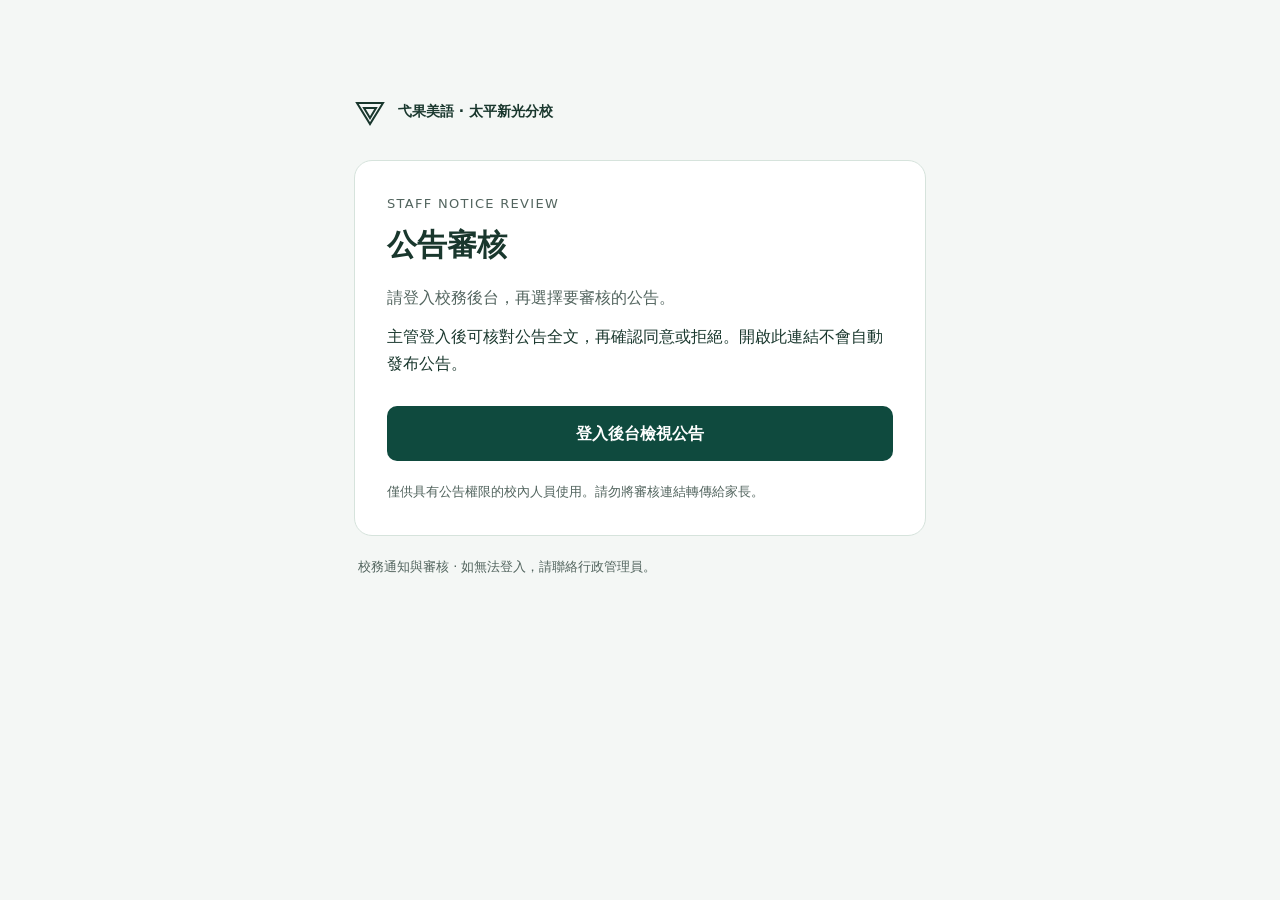
<file: announce-approve/index.html>
<!doctype html>
<html lang="zh-Hant">
<head>
  <meta charset="utf-8">
  <meta name="viewport" content="width=device-width,initial-scale=1">
  <meta name="robots" content="noindex,nofollow">
  <meta name="referrer" content="no-referrer">
  <title>公告審核｜太平新光分校</title>
  <style>
    :root{color-scheme:light dark;--bg:#f4f7f5;--paper:#fff;--text:#19372d;--muted:#52645e;--line:#d6e3dc;--brand:#0f4a3e}
    *{box-sizing:border-box}body{margin:0;background:var(--bg);color:var(--text);font-family:system-ui,-apple-system,"Noto Sans TC",sans-serif;line-height:1.7}
    main{max-width:620px;margin:8vh auto;padding:24px}header{display:flex;gap:12px;align-items:center;margin-bottom:32px;font-size:14px;font-weight:650}
    svg{width:32px;height:32px}article{background:var(--paper);border:1px solid var(--line);border-radius:18px;padding:32px}
    .eyebrow{font-size:13px;letter-spacing:.1em;color:var(--muted)}h1{font-size:30px;line-height:1.3;margin:10px 0 20px}p{margin:12px 0}#status{color:var(--muted)}
    a{display:block;background:var(--brand);color:#fff;text-align:center;text-decoration:none;padding:14px 18px;border-radius:10px;font-weight:650;margin-top:28px;min-height:48px}
    a:focus-visible{outline:3px solid #b78a20;outline-offset:4px}small{display:block;color:var(--muted);margin-top:20px;font-size:13px}footer{font-size:13px;color:var(--muted);padding:20px 4px}
    @media(max-width:480px){main{margin:4vh auto;padding:20px}article{padding:24px}h1{font-size:26px}}
    @media(prefers-color-scheme:dark){:root{--bg:#10221c;--paper:#182f26;--text:#ebf3ee;--muted:#b4c8bc;--line:#3b5145;--brand:#266750}}
  </style>
</head>
<body>
<main>
  <header><svg viewBox="0 0 32 32" role="img" aria-label="太平新光"><path d="M3 7h26L16 28 3 7Zm7 5h12l-6 10-6-10Z" fill="none" stroke="currentColor" stroke-width="2"/></svg>弋果美語 · 太平新光分校</header>
  <article>
    <div class="eyebrow">STAFF NOTICE REVIEW</div>
    <h1>公告審核</h1>
    <p id="status" role="status">請登入校務後台，再選擇要審核的公告。</p>
    <p>主管登入後可核對公告全文，再確認同意或拒絕。開啟此連結不會自動發布公告。</p>
    <a id="continue" href="https://admin.taipingxinguang.org/?section=announce">登入後台檢視公告</a>
    <small>僅供具有公告權限的校內人員使用。請勿將審核連結轉傳給家長。</small>
    <noscript><p>瀏覽器未啟用 JavaScript。請登入後台，在公告列表選擇對應公告。</p></noscript>
  </article>
  <footer>校務通知與審核 · 如無法登入，請聯絡行政管理員。</footer>
</main>
<script>
  (function () {
    const query = new URLSearchParams(location.search);
    const rows = query.getAll('row'), actions = query.getAll('action');
    const row = rows[0] || '';
    const valid = rows.length === 1 && /^[1-9]\d*$/.test(row) &&
      Number.isSafeInteger(Number(row)) && Number(row) >= 2 &&
      actions.length <= 1 && (!actions.length || ['approve','reject'].includes(actions[0]));
    if (valid) {
      const destination = new URL('https://admin.taipingxinguang.org/');
      destination.searchParams.set('section','announce');
      destination.searchParams.set('review_row',row);
      destination.searchParams.set('review_action',actions[0] === 'reject' ? 'reject' : 'approve');
      document.getElementById('continue').href = destination.href;
      document.getElementById('status').textContent = '已帶入公告紀錄 ' + row + '。登入後將開啟這份公告全文。';
    } else if (rows.length || actions.length) {
      document.getElementById('status').textContent = '公告連結格式不完整。請登入後從公告列表重新選擇，或開啟原始通知連結。';
    }
  })();
</script>
</body>
</html>
</file>
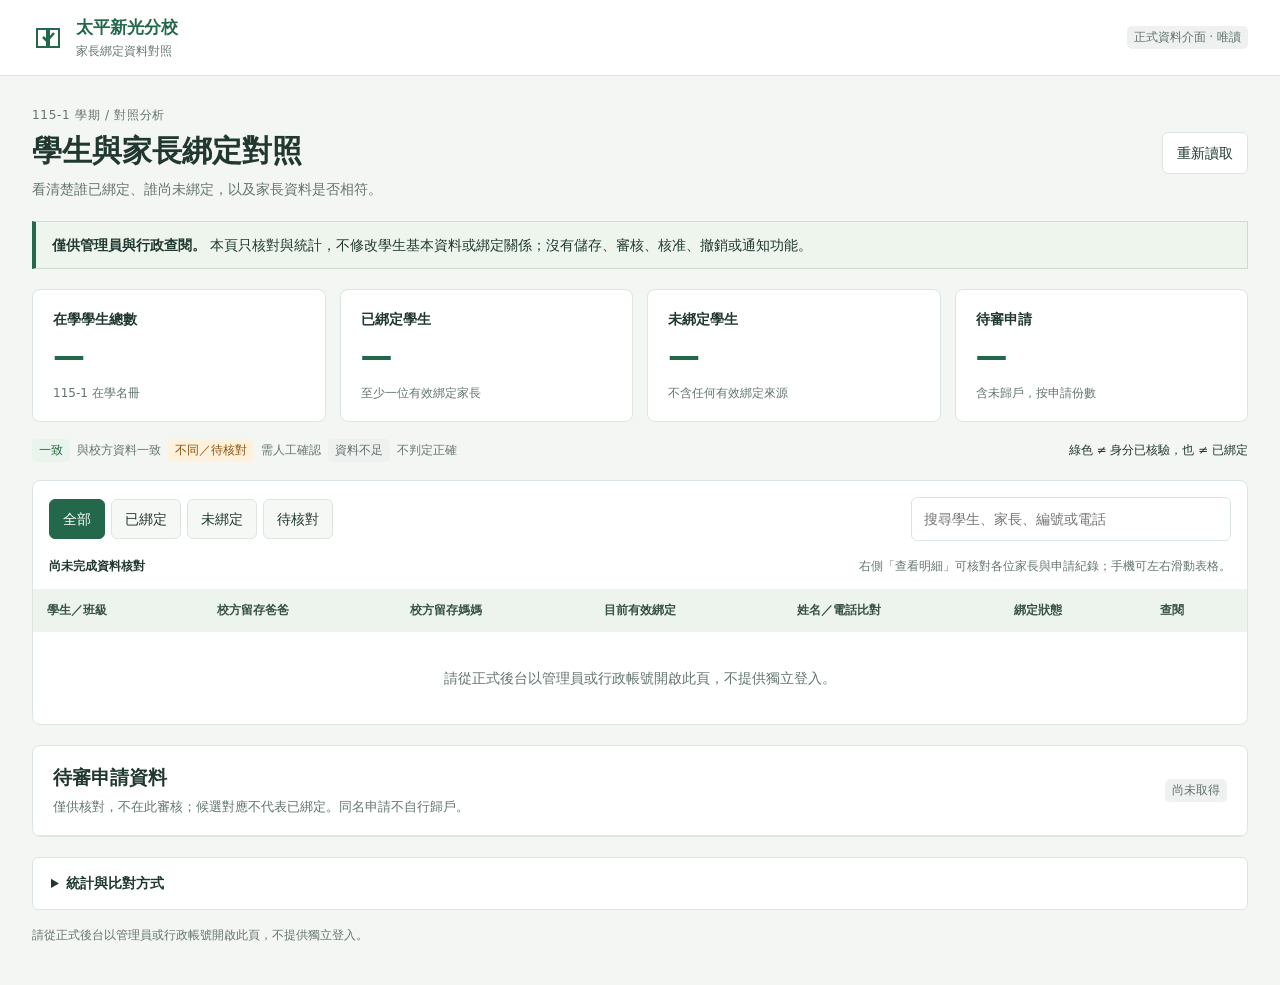
<file: parent-binding-report/index.html>
<!doctype html>
<html lang="zh-Hant">
<head>
<meta charset="utf-8">
<meta name="viewport" content="width=device-width, initial-scale=1">
<meta http-equiv="Content-Security-Policy" content="default-src 'self'; script-src 'self'; style-src 'self'; connect-src https://script.google.com https://script.googleusercontent.com; img-src 'self' data:; font-src 'self'; form-action 'none'; base-uri 'none'">
<meta name="robots" content="noindex,nofollow"><meta name="referrer" content="no-referrer"><title>115-1 學生與家長綁定對照｜唯讀分析</title>
<link rel="stylesheet" href="./style.css">
<script src="./app.js" defer></script>
</head>
<body>
<header class="topbar">
  <div class="brand"><svg viewBox="0 0 32 32" width="32" height="32" role="img" aria-label="學生家長對照"><path d="M5 7h10v18H5zM17 7h10v18H17z" fill="none" stroke="currentColor" stroke-width="2"/><path d="m11 15 4 4 7-8" fill="none" stroke="currentColor" stroke-width="2.5"/></svg><span>太平新光分校<span class="brand-sub">家長綁定資料對照</span></span></div>
  <span class="pill neutral">正式資料介面 · 唯讀</span>
</header>
<main>
  <div class="heading"><div><div class="eyebrow">115-1 學期 / 對照分析</div><h1>學生與家長綁定對照</h1><p class="muted">看清楚誰已綁定、誰尚未綁定，以及家長資料是否相符。</p></div><button id="reload" type="button">重新讀取</button></div>
  <section class="notice" aria-label="唯讀說明"><strong>僅供管理員與行政查閱。</strong> 本頁只核對與統計，不修改學生基本資料或綁定關係；沒有儲存、審核、核准、撤銷或通知功能。</section>
  <section class="metrics" aria-label="學生與申請統計">
    <article><span>在學學生總數</span><strong id="metric-total">—</strong><small>115-1 在學名冊</small></article>
    <article><span>已綁定學生</span><strong id="metric-bound">—</strong><small>至少一位有效綁定家長</small></article>
    <article><span>未綁定學生</span><strong id="metric-unbound">—</strong><small>不含任何有效綁定來源</small></article>
    <article><span>待審申請</span><strong id="metric-pending">—</strong><small>含未歸戶，按申請份數</small></article>
  </section>
  <div class="legend"><span class="pill good">一致</span><span>與校方資料一致</span><span class="pill warn">不同／待核對</span><span>需人工確認</span><span class="pill neutral">資料不足</span><span>不判定正確</span><strong>綠色 ≠ 身分已核驗，也 ≠ 已綁定</strong></div>
  <section class="panel" aria-label="學生對照表">
    <div class="toolbar"><div class="filters" role="group" aria-label="篩選學生"><button type="button" data-filter="all" aria-pressed="true">全部</button><button type="button" data-filter="bound" aria-pressed="false">已綁定</button><button type="button" data-filter="unbound" aria-pressed="false">未綁定</button><button type="button" data-filter="review" aria-pressed="false">待核對</button></div><label class="search-label"><span class="sr-only">搜尋學生或家長</span><input id="search" type="search" placeholder="搜尋學生、家長、編號或電話" autocomplete="off"></label></div>
    <div class="table-meta"><span id="table-count" role="status"></span><span>右側「查看明細」可核對各位家長與申請紀錄；手機可左右滑動表格。</span></div>
    <div class="table-wrap" tabindex="0" aria-label="學生對照表，可橫向捲動"><table><thead><tr><th>學生／班級</th><th>校方留存爸爸</th><th>校方留存媽媽</th><th>目前有效綁定</th><th>姓名／電話比對</th><th>綁定狀態</th><th>查閱</th></tr></thead><tbody id="student-rows"></tbody></table></div>
    <div id="empty" class="empty" hidden>沒有符合條件的學生。請調整搜尋文字或篩選條件。</div>
  </section>
  <section class="panel pending"><div class="section-title"><div><h2>待審申請資料</h2><p>僅供核對，不在此審核；候選對應不代表已綁定。同名申請不自行歸戶。</p></div><span id="pending-count" class="pill neutral"></span></div><div id="pending-list"></div></section>
  <details class="definitions"><summary>統計與比對方式</summary><ul>
    <li>以學生編號去重：同一學生綁定爸爸與媽媽，已綁定學生仍只算 1 人。</li>
    <li>已核准且有明確學生編號的申請、有效主檔舊綁定，才列入有效來源。同一家長相同來源重複出現不重複計數。</li>
    <li>待審、退回及撤銷申請不算有效綁定；撤銷一筆後若仍有其他有效來源，學生仍是已綁定。</li>
    <li>姓名依申請關係比對爸爸或媽媽，僅去除頭尾空白與統一字元形式，不模糊比對，不交叉借用父母欄位。</li>
    <li>手機號碼可忽略空白、括號、連字號；09 開頭十碼與 +886／886 對應格式可比對。只比對完整有效號碼，不以末幾碼相同判定。</li>
    <li>缺少任一邊資料、舊綁定沒有申請資料、其他監護人沒有相應校方欄位時，顯示資料不足。</li>
    <li>「待核對」含待審候選、同名尚未歸戶，以及有效家長中有不同或資料不足的記錄；它不是綁定狀態，可能與已綁定重疊。</li>
    <li>進入頁面與按「重新讀取」時重新取得資料；不背景輪詢、不寫入。服務失敗時顯示尚未取得，不當成零人。</li>
  </ul></details>
  <p class="footnote" id="read-status" role="status">尚未取得正式資料，等待登入身分與資料核對。</p>
</main>
<dialog id="detail-dialog" aria-labelledby="detail-title">
  <div class="dialog-header"><div><span class="eyebrow">唯讀對照明細</span><h2 id="detail-title"></h2></div><button id="close-dialog" type="button">關閉</button></div>
  <div id="detail-body" class="dialog-body"></div>
</dialog>
</body>
</html>
</file>
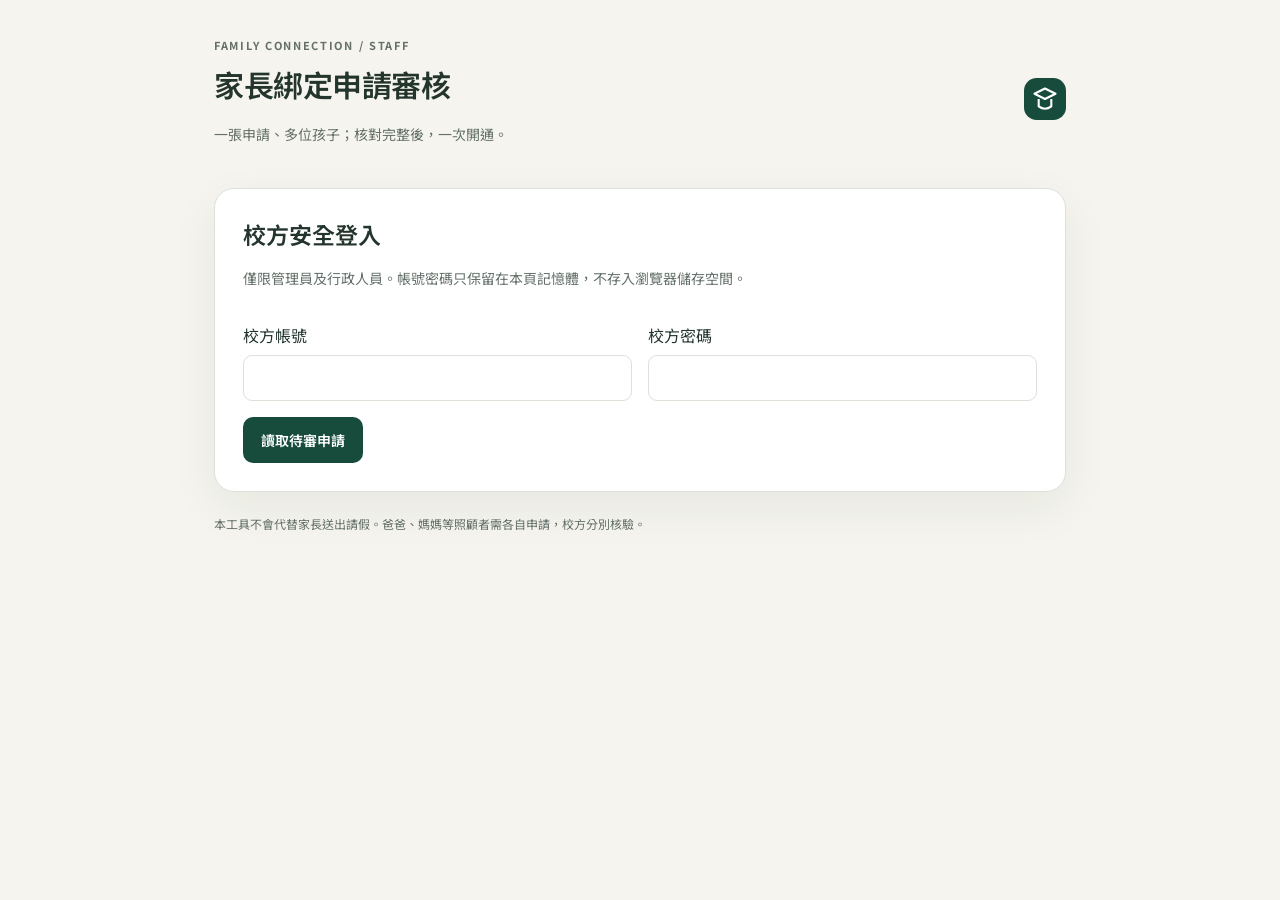
<file: parent-binding/index.html>
<!doctype html>
<html lang="zh-Hant">
<head>
  <meta charset="utf-8"><meta name="viewport" content="width=device-width,initial-scale=1">
  <meta name="robots" content="noindex,nofollow"><title>家長綁定申請審核｜太平新光分校</title>
  <link rel="stylesheet" href="./base.css?v=20260923-5">
  <link rel="stylesheet" href="./binding.css?v=20260923-5">
  <script src="./binding.js?v=20260923-5" defer></script>
</head>
<body><a class="skip-link" href="#main">跳至主要內容</a><main id="main">
  <header class="staff-heading"><div><p class="eyebrow">FAMILY CONNECTION / STAFF</p><h1>家長綁定申請審核</h1><p class="muted">一張申請、多位孩子；核對完整後，一次開通。</p></div>
    <svg viewBox="0 0 40 40" role="img" aria-label="家校連線" width="42" height="42"><rect width="40" height="40" rx="12" fill="currentColor"/><path d="M10 15l10-5 10 5-10 5-10-5zm4 5v7c4 3 8 3 12 0v-7" fill="none" stroke="white" stroke-width="2" stroke-linejoin="round"/></svg>
  </header>
  <section id="authPanel" class="panel"><h2>校方安全登入</h2><p class="muted">僅限管理員及行政人員。帳號密碼只保留在本頁記憶體，不存入瀏覽器儲存空間。</p>
    <form id="authForm"><div class="auth-grid"><label>校方帳號<input name="adminUser" autocomplete="username" required></label><label>校方密碼<input type="password" name="adminPass" autocomplete="current-password" required></label></div><button class="primary" type="submit">讀取待審申請</button></form>
  </section>
  <p id="result" role="status" aria-live="polite"></p>
  <section id="reviewPanel" hidden>
    <div class="staff-toolbar"><h2 id="pendingCount">待審核</h2><div><button id="refreshReviews" class="secondary" type="button">重新讀取</button><button id="signOut" class="secondary" type="button">登出</button></div></div>
    <p class="review-warning">電話與姓名只是申請資料，不是身分證明。請透過校方原本留存的聯絡管道核驗，逐位對應學生；不要直接以申請人提供的新電話完成核驗。</p>
    <div id="applications"></div>
    <details class="history-section"><summary>最近已處理申請（最多 50 筆）</summary><div id="reviewHistory"></div></details>
    <details class="history-section"><summary>備用：核發一次性綁定碼</summary>
      <form id="issueForm" class="panel"><p class="muted">一般申請不需綁定碼。此備用方式只支援原本的媽媽／爸爸欄位，不會覆寫既有綁定。</p>
        <label>學生編號<input name="studentNo" required autocomplete="off"></label>
        <label>家長欄位<select name="slot"><option value="1">家長一（新主檔：媽媽）</option><option value="2">家長二（新主檔：爸爸）</option></select></label>
        <label class="makeup"><input type="checkbox" required>已透過校方既有聯絡管道完成核驗</label>
        <button class="secondary" type="submit">核發 30 分鐘一次性綁定碼</button><p id="codeResult" role="status"></p>
      </form>
    </details>
  </section>
  <footer class="help">本工具不會代替家長送出請假。爸爸、媽媽等照顧者需各自申請，校方分別核驗。</footer>
</main></body></html>
</file>
<file: parent-binding-report/style.css>
:root{color-scheme:light;--ink:#203830;--muted:#64756e;--green:#24684b;--border:#dce5df;--bg:#f3f6f3;--surface:#fff;--good-bg:#e9f5ec;--good:#22673b;--warn-bg:#fff1dc;--warn:#8b500b;--neutral-bg:#eef1ef;--neutral:#617169;--xs:12px;--sm:14px;--base:16px}
*{box-sizing:border-box}body{margin:0;background:var(--bg);color:var(--ink);font:var(--sm)/1.6 "Segoe UI","Noto Sans TC","PingFang TC",system-ui,sans-serif}button,input{font:inherit}button{cursor:pointer;border:1px solid var(--border);background:var(--surface);color:var(--ink);border-radius:6px;padding:9px 14px;min-height:40px}button:hover{border-color:var(--green);background:#f4f9f5}button:focus-visible,input:focus-visible,summary:focus-visible,.table-wrap:focus-visible{outline:3px solid #a6cfb5;outline-offset:2px}.topbar{height:76px;padding:0 32px;display:flex;justify-content:space-between;align-items:center;background:#fff;border-bottom:1px solid var(--border);gap:12px}.brand{display:flex;gap:12px;align-items:center;color:var(--green);font-weight:700;font-size:17px}.brand-sub{display:block;font-size:12px;font-weight:400;color:var(--muted)}main{max-width:1500px;margin:auto;padding:30px 32px 40px}.heading{display:flex;justify-content:space-between;align-items:center;gap:16px;margin-bottom:20px}.eyebrow{font-size:12px;color:var(--muted);letter-spacing:.06em}h1{font-size:clamp(24px,3vw,30px);line-height:1.3;margin:6px 0 8px;font-weight:700}h2{font-size:19px;line-height:1.4;margin:0}h3{font-size:16px;margin:0 0 10px}p{margin:0}.muted,small{color:var(--muted)}small{font-size:12px}.notice{border:1px solid #cfddcf;border-left:4px solid var(--green);background:#eef5ed;padding:12px 16px;margin-bottom:20px}.metrics{display:grid;grid-template-columns:repeat(4,1fr);gap:14px;margin-bottom:17px}.metrics article{border:1px solid var(--border);border-radius:8px;background:var(--surface);padding:18px 20px;display:flex;flex-direction:column}.metrics strong{font-size:32px;line-height:1.35;margin:5px 0;font-variant-numeric:tabular-nums;color:var(--green)}.metrics span{font-weight:600}.legend{display:flex;align-items:center;flex-wrap:wrap;gap:7px;font-size:12px;margin-bottom:18px;color:var(--muted)}.legend strong{margin-left:auto;color:var(--ink);font-weight:500}.pill{display:inline-block;border-radius:5px;padding:2px 7px;font-size:12px;white-space:nowrap;font-weight:500}.good{background:var(--good-bg);color:var(--good)}.warn{background:var(--warn-bg);color:var(--warn)}.neutral{background:var(--neutral-bg);color:var(--neutral)}.panel{border:1px solid var(--border);border-radius:8px;background:var(--surface);overflow:hidden;margin-bottom:20px}.toolbar{display:flex;align-items:center;justify-content:space-between;padding:16px;gap:14px;flex-wrap:wrap}.filters{display:flex;gap:6px;flex-wrap:wrap}.filters button{padding:7px 13px;background:#f6f8f6}.filters button[aria-pressed=true]{background:var(--green);color:white;border-color:var(--green)}.search-label{min-width:260px;max-width:100%;flex:0 1 320px}.search-label input{width:100%;border:1px solid var(--border);border-radius:6px;padding:10px 12px;background:var(--surface);color:var(--ink)}.table-meta{padding:0 16px 12px;font-size:12px;color:var(--muted);display:flex;justify-content:space-between;gap:12px;flex-wrap:wrap}.table-meta #table-count{font-weight:600;color:var(--ink)}.table-wrap{overflow:auto;max-height:640px}table{border-collapse:collapse;width:100%;min-width:1120px;text-align:left}th{background:#edf3ed;color:#385345;font-size:12px;font-weight:600;padding:12px 14px;position:sticky;top:0;z-index:1;white-space:nowrap}td{padding:14px;border-top:1px solid #e8eee9;vertical-align:top;font-size:13px;min-width:150px}td:first-child{min-width:180px}td:nth-last-child(2),td:last-child{min-width:100px}td strong{font-size:14px;font-weight:600}td small{display:block;margin-top:3px}tbody tr:hover{background:#fbfcfa}.person{margin-bottom:8px}.person:last-child{margin-bottom:0}.checks{display:flex;gap:4px;flex-wrap:wrap;margin-top:4px}.check-person{margin-bottom:9px}.check-person:last-child{margin-bottom:0}.detail-link{background:#fff;border-color:#c6d9ce;color:var(--green);font-size:12px;white-space:nowrap;padding:6px 10px;min-height:34px}.empty{text-align:center;padding:35px;color:var(--muted)}.section-title{display:flex;justify-content:space-between;align-items:center;gap:12px;padding:18px 20px;border-bottom:1px solid var(--border)}.section-title p{font-size:13px;color:var(--muted);margin-top:6px}#pending-list{display:grid;grid-template-columns:repeat(3,1fr)}.pending-card{padding:18px 20px;border-right:1px solid var(--border)}.pending-card:last-child{border-right:none}.pending-card p{margin:6px 0;font-size:13px}.pending-card strong{font-weight:600}.definitions{padding:14px 18px;border:1px solid var(--border);border-radius:6px;background:#fff;margin-bottom:16px}.definitions summary{cursor:pointer;font-weight:600}.definitions ul{padding-left:20px;margin:12px 0 0}.definitions li{margin:6px 0;font-size:13px}.footnote{font-size:12px;color:var(--muted)}.sr-only{position:absolute;width:1px;height:1px;padding:0;margin:-1px;overflow:hidden;clip:rect(0,0,0,0);white-space:nowrap;border:0}dialog{border:1px solid var(--border);border-radius:10px;padding:0;max-width:950px;width:calc(100% - 32px);max-height:90vh;color:var(--ink);background:var(--surface)}dialog::backdrop{background:#10251d70}.dialog-header{position:sticky;top:0;background:#f6faf6;display:flex;justify-content:space-between;align-items:center;padding:18px 22px;border-bottom:1px solid var(--border);gap:16px;z-index:2}.dialog-header h2{margin-top:3px}.dialog-body{padding:20px 22px}.dialog-body section{margin-bottom:24px}.dialog-body .explanation{padding:10px 12px;background:#f3f6f3;border-left:3px solid var(--green);margin-bottom:18px;font-size:13px}.match-grid{display:grid;grid-template-columns:1fr 1fr;gap:10px}.match-field{padding:11px 13px;border:1px solid var(--border);border-radius:5px;font-size:13px;overflow-wrap:anywhere}.match-field.good{border-color:#b8d7bd}.match-field.warn{border-color:#e8cfa8}.match-field strong{display:block;margin-bottom:4px;font-size:13px}.parent-detail{border:1px solid var(--border);border-radius:6px;margin-bottom:14px;padding:16px}.parent-detail-head{display:flex;gap:8px;align-items:center;flex-wrap:wrap;margin-bottom:10px}.source-line{font-size:12px;color:var(--muted);margin-top:10px}.history{font-size:13px;border-top:1px solid var(--border);padding:10px 0}.history:first-child{border-top:0}.master-grid{display:grid;grid-template-columns:1fr 1fr;gap:12px}.master-box{background:#f6f8f6;padding:12px;border-radius:5px}.master-box strong{display:block}.badge-row{display:flex;gap:7px;flex-wrap:wrap;margin:9px 0}.subtle{font-size:12px;color:var(--muted)}@media(max-width:720px){.topbar{height:auto;min-height:76px;padding:15px 16px;align-items:flex-start;flex-wrap:wrap}.brand{font-size:16px}main{padding:22px 14px}.heading{align-items:flex-start;flex-direction:column}.heading button{font-size:13px}.metrics{grid-template-columns:1fr 1fr;gap:9px}.metrics article{padding:12px}.metrics strong{font-size:29px}.metrics small{font-size:12px}.legend strong{margin-left:0;flex-basis:100%}.toolbar{padding:12px}.search-label{flex:1 1 100%;min-width:0}.filters{gap:4px}.filters button{padding:7px 10px;font-size:13px}#pending-list{grid-template-columns:1fr}.pending-card{border-right:0;border-bottom:1px solid var(--border)}.pending-card:last-child{border-bottom:0}.section-title{align-items:flex-start;padding:15px}.table-meta{padding:0 12px 12px}.match-grid,.master-grid{grid-template-columns:1fr}.dialog-header{padding:14px}.dialog-body{padding:14px}.dialog-header h2{font-size:17px}.dialog-header button{white-space:nowrap}.parent-detail{padding:12px}}
@media(prefers-color-scheme:dark){:root{color-scheme:dark;--ink:#e3ece5;--muted:#a4b5a8;--green:#97cfab;--border:#3b5143;--bg:#17241c;--surface:#203328;--good-bg:#213f2b;--good:#ade0b6;--warn-bg:#473820;--warn:#f2d099;--neutral-bg:#324138;--neutral:#c0cbc4}.topbar,.definitions{background:var(--surface)}.notice,th,.dialog-header{background:#294431}th{color:var(--ink)}.filters button,button:hover,.master-box,.dialog-body .explanation{background:#293d2f}.filters button[aria-pressed=true]{background:#376b47;color:#fff;border-color:#5b8869}.detail-link{background:var(--surface)}tbody tr:hover{background:#2a3b2e}td{border-top-color:var(--border)}.match-field.good{border-color:#45794c}.match-field.warn{border-color:#8f723b}}
</file>
<file: parent-binding/base.css>
@import url('https://fonts.googleapis.com/css2?family=Noto+Sans+TC:wght@400;500;600;700&display=swap');
:root{color-scheme:light;--bg:#f5f4ee;--surface:#fff;--ink:#24352d;--muted:#647069;--line:#dce2da;--green:#174c3c;--soft:#eef4eb;--error:#a32c28;--shadow:0 16px 48px #253f2910}
*{box-sizing:border-box}body{margin:0;background:var(--bg);color:var(--ink);font:16px/1.65 'Noto Sans TC',system-ui,sans-serif}button,input,textarea{font:inherit}button,a,input,textarea{-webkit-tap-highlight-color:transparent}button{cursor:pointer}button:disabled{cursor:wait;opacity:.55}a{color:var(--green)}button:focus-visible,a:focus-visible,input:focus-visible,textarea:focus-visible{outline:3px solid #b58a36;outline-offset:4px}button{border:0}h1,h2,p{margin:0}h1{font-size:42px;line-height:1.45;font-weight:600;letter-spacing:-1.2px}h2{font-size:23px;line-height:1.5;font-weight:600}small{font-size:13px;color:var(--muted);font-weight:400}label{display:block}fieldset{border:0;padding:0;margin:28px 0 0;min-width:0}legend{font-weight:600;margin-bottom:12px;padding:0}legend small{margin-left:8px}[hidden]{display:none!important}.topbar{max-width:1184px;margin:auto;padding:28px 32px;display:flex;align-items:center;justify-content:space-between}.brand{display:flex;gap:11px;align-items:center;text-decoration:none;line-height:1.35;font-size:17px;font-weight:700}.brand-sub{display:block;font-size:12px;letter-spacing:1px;font-weight:400;margin-top:3px}.quiet{background:transparent;color:var(--muted);padding:10px 12px;font-size:13px}.topbar svg{flex-shrink:0}main{max-width:1120px;margin:28px auto 70px;display:grid;grid-template-columns: .82fr 1.18fr;gap:64px;padding:0 32px}.intro{padding-top:73px}.eyebrow{font-size:11px;letter-spacing:1.7px;font-weight:700;color:var(--muted);margin-bottom:9px}.intro h1{margin-bottom:22px}.intro-text{font-size:16px;line-height:1.95;color:var(--muted)}.intro-note{display:flex;gap:15px;margin-top:56px;max-width:310px}.intro-note strong{font-size:14px;font-weight:600}.intro-note p{font-size:13px;color:var(--muted);margin-top:8px}.note-line{display:block;width:3px;flex-shrink:0;background:#b7c69d;border-radius:4px}.contact{margin-top:70px;max-width:290px;border-top:1px solid var(--line);padding-top:20px;font-size:13px;color:var(--muted)}.contact a{display:block;font-size:20px;font-weight:500;margin-top:6px;text-decoration:none}.workspace{min-width:0}.connection{display:flex;align-items:center;gap:8px;color:var(--muted);font-size:12px;margin:0 0 17px 3px;min-height:20px}.dot{width:7px;height:7px;background:#63805c;border-radius:50%}.tabs{display:flex;gap:6px;padding:5px;background:#e8ece3;border-radius:12px;margin-bottom:15px}.tabs button{flex:1;background:transparent;border-radius:8px;padding:10px;color:var(--muted);font-size:14px;font-weight:600}.tabs button[aria-pressed=true]{background:var(--surface);box-shadow:0 2px 6px #00000009;color:var(--green)}.tabs span{font-size:11px;padding:1px 6px;border-radius:8px;background:var(--soft);margin-left:5px}.panel{background:var(--surface);border:1px solid var(--line);border-radius:20px;padding:28px;box-shadow:var(--shadow)}.section-title{display:flex;justify-content:space-between;align-items:center;gap:12px}.section-title .eyebrow{font-size:10px;margin-bottom:4px}.text-button{background:transparent;color:var(--green);text-decoration:underline;text-underline-offset:4px;font-size:12px;padding:8px 0;white-space:nowrap}.step{font-size:11px;display:inline-grid;place-items:center;background:var(--soft);color:var(--green);width:24px;height:24px;border-radius:50%;margin-right:7px}.kid-grid{display:grid;gap:10px;grid-template-columns:repeat(2,minmax(0,1fr))}.choice{position:relative;display:flex;align-items:center;gap:10px;border:1px solid var(--line);border-radius:12px;padding:14px;cursor:pointer;transition:background .15s,border-color .15s;min-height:76px}.choice input{position:absolute;opacity:0;width:1px;height:1px}.choice:has(input:checked){background:var(--soft);border-color:var(--green)}.choice:has(input:focus-visible){outline:3px solid #b58a36;outline-offset:3px}.choice:has(input:disabled){cursor:default}.choice strong{font-size:15px;font-weight:600;display:block}.choice small{display:block;font-size:12px;margin-top:2px}.checkmark{margin-left:auto;flex-shrink:0;width:18px;height:18px;border:1px solid #a5b1a7;border-radius:5px;background:var(--surface)}input:checked~.checkmark{background:var(--green);border-color:var(--green)}input:checked~.checkmark:after{content:"";display:block;width:5px;height:9px;border:solid #fff;border-width:0 2px 2px 0;transform:rotate(45deg);margin:2px 5px}.kid-avatar{height:32px;width:32px;border-radius:50%;background:#e7eddf;display:grid;place-items:center;flex-shrink:0;color:#395842;font-size:13px}.kid-name{min-width:0;overflow-wrap:anywhere}.kid-name strong{font-size:14px}.date-grid{display:grid;grid-template-columns:1fr 1fr;gap:12px}.date-grid label{font-size:12px;color:var(--muted)}input[type=date],input[type=text],input:not([type]),textarea,input[type=password]{width:100%;min-width:0;border:1px solid var(--line);border-radius:9px;padding:10px 11px;color:var(--ink);background:var(--surface);font-size:15px;margin-top:6px;min-height:46px}textarea{resize:vertical;line-height:1.65}.help{font-size:12px;color:var(--muted);margin-top:10px;line-height:1.65}.service-grid{display:grid;grid-template-columns:1fr 1fr;gap:10px}.selection-note{font-size:12px;color:var(--green);margin-top:10px}.detail-fields{margin-top:25px}.detail-fields>label{font-size:14px;font-weight:500}.detail-fields small{margin-left:6px}.makeup{display:flex!important;align-items:center;gap:8px;margin-top:14px;font-size:13px!important;color:var(--muted);font-weight:400!important}input[type=checkbox]{accent-color:var(--green)}.makeup input{width:17px;height:17px}.submit-row{border-top:1px solid var(--line);margin-top:25px;padding-top:19px;display:flex;flex-direction:column;gap:12px}.submit-row p{font-size:12px;color:var(--muted)}.primary,.secondary{border-radius:10px;padding:12px 18px;font-size:14px;font-weight:600;min-height:46px;line-height:1.5}.primary{background:var(--green);color:#fff}.primary:hover{filter:brightness(1.13)}.primary span{margin-left:20px}.secondary{background:var(--soft);color:var(--green);border:1px solid var(--line)}.workspace-footer{text-align:center;font-size:11px;color:var(--muted);margin-top:20px}.alert{border:1px solid #dca39e;background:#fff3ef;color:#7d2421;border-radius:12px;padding:14px;font-size:14px;margin-bottom:15px}.error-text{font-size:14px;color:var(--error);margin-top:15px}.muted{color:var(--muted);font-size:14px;margin:16px 0}.text-link{display:block;font-size:13px;margin-top:20px;text-underline-offset:4px}.empty{text-align:center;padding:48px 24px}.empty p:not(.eyebrow){font-size:14px;color:var(--muted);margin:12px 0 24px}.actions{display:flex;gap:10px;margin-top:20px}.loading p{font-size:13px;color:var(--muted);margin-top:20px}.skeleton{height:60px;background:var(--soft);border-radius:10px;margin-bottom:14px;animation:breathe 1.8s infinite alternate}.skeleton.short{width:60%;height:25px}@keyframes breathe{to{opacity:.4}}.record{border-top:1px solid var(--line);padding:20px 0}.record:first-child{margin-top:18px}.record-top{display:flex;justify-content:space-between;align-items:center;gap:10px}.record h3{font-size:15px;margin:0}.record p{font-size:13px;margin:7px 0;color:var(--muted)}.record .record-type{color:var(--ink);font-weight:500}.badge{padding:3px 9px;border-radius:5px;background:var(--soft);color:var(--green);font-size:11px;white-space:nowrap}.badge.cancelled{background:var(--bg);color:var(--muted)}.record-actions{display:flex;gap:20px}.record-actions button{padding:8px 0;background:none;color:var(--green);font-size:13px;text-decoration:underline;text-underline-offset:3px}.record-id{font-size:10px!important;overflow-wrap:anywhere}.history-empty{padding:36px 0;text-align:center;font-size:14px;color:var(--muted)}dialog{padding:0;border:1px solid var(--line);border-radius:20px;background:var(--surface);color:var(--ink);max-width:480px;width:calc(100% - 32px);box-shadow:0 24px 100px #0003;max-height:85dvh}dialog::backdrop{background:#14261dc0;backdrop-filter:blur(3px)}.dialog-body{padding:28px}.dialog-actions{display:flex;gap:10px;margin-top:24px}.dialog-actions button{flex:1}.review-data{margin:18px 0;padding:18px;background:var(--soft);border-radius:12px;font-size:14px}.review-data p+p{margin-top:10px}.review-data span{display:block;color:var(--muted);font-size:11px;margin-bottom:2px}.review-note{font-size:13px;color:var(--muted)}.notification-list{list-style:none;margin:16px 0;padding:0}.notification-list li{display:flex;justify-content:space-between;gap:12px;font-size:13px;padding:9px 0;border-bottom:1px solid var(--line)}.notification-list strong{font-weight:500;color:var(--green)}.retry-link{background:transparent;color:var(--green);text-decoration:underline;padding:12px 0}
html[data-theme=dark]{color-scheme:dark;--bg:#17231d;--surface:#202e26;--ink:#eef2e9;--muted:#b5c0b7;--line:#425346;--green:#80c7a6;--soft:#2b4031;--error:#ffaaa3;--shadow:none}html[data-theme=dark] .primary{background:#b2dbbf;color:#173524}html[data-theme=dark] .tabs{background:#24382b}html[data-theme=dark] input:checked~.checkmark:after{border-color:#153a28}html[data-theme=dark] .kid-avatar{background:#3c5140;color:#e4efda}html[data-theme=dark] .alert{background:#442c29;color:#ffd3c9;border-color:#885b55}
@media(min-width:1250px){main{margin-top:45px}.intro{position:sticky;top:35px;align-self:start}}
@media(max-width:800px){.topbar{padding:19px 22px}main{display:block;margin:10px auto 36px;max-width:560px;padding:0 20px}.intro{padding:10px 3px 23px}.intro .eyebrow{font-size:10px;margin-bottom:9px}h1{font-size:29px;line-height:1.5;letter-spacing:-.6px}.intro h1{margin-bottom:8px}.intro h1 br{display:none}.intro-text{font-size:13px;line-height:1.75}.intro-text br{display:none}.intro-note{display:none}.contact{display:none}.panel{padding:23px 20px;border-radius:17px}.connection{font-size:11px;margin-bottom:12px}.tabs{margin-bottom:12px}h2{font-size:20px}.section-title{gap:8px}.text-button{font-size:11px}.choice{padding:12px 10px;gap:8px}.kid-avatar{width:28px;height:28px;font-size:12px}.choice strong{font-size:14px}.choice small{font-size:11px}.kid-name strong{font-size:13px}.checkmark{width:17px;height:17px}.date-grid{gap:9px}input[type=date]{font-size:14px;padding:10px 7px}.primary,.secondary{font-size:14px}.submit-row .primary{width:100%}.detail-fields{margin-top:23px}.dialog-body{padding:24px 20px}.brand{font-size:15px}.brand-sub{font-size:11px}.topbar svg{width:32px;height:32px}.service-grid{gap:9px}.help{font-size:11px}.selection-note{font-size:11px}}
@media(max-width:359px){main{padding:0 12px}.panel{padding:21px 15px}.kid-grid{grid-template-columns:1fr}.choice strong{font-size:13px}h1{font-size:26px}}
@media(prefers-reduced-motion:reduce){*,*:before,*:after{animation:none!important;transition:none!important}}
.mobile-title{display:none}@media(max-width:800px){.desktop-title{display:none}.mobile-title{display:inline}.intro h1{font-size:28px}}[hidden]{display:none!important}
.date-grid{grid-template-columns:repeat(2,minmax(0,1fr))}.date-grid label{min-width:0}
</file>
<file: parent-binding/binding.css>
main{display:block;max-width:900px;margin:36px auto;padding:0 24px}
.staff-heading,.staff-toolbar{display:flex;justify-content:space-between;align-items:center;gap:16px}
.staff-heading{margin-bottom:26px}.staff-heading h1{font-size:30px;letter-spacing:-.5px}.staff-heading svg{flex-shrink:0;color:var(--green)}
.auth-grid{display:grid;grid-template-columns:1fr 1fr;gap:16px}label{margin:16px 0}
select{font:inherit;padding:12px;width:100%;border:1px solid var(--line);border-radius:9px;background:var(--surface);color:var(--ink);margin-top:8px}
button{min-height:44px}.staff-toolbar button{margin:5px 0 5px 6px}.staff-toolbar h2{font-size:22px}
#result{margin:22px 0;overflow-wrap:anywhere;color:var(--green)}
.review-warning{background:#fff1d4;border:1px solid #ead7a6;color:#684d18;border-radius:12px;padding:16px;font-size:14px;margin:16px 0 24px}
.review-card{margin:16px 0}.review-card h3{font-size:19px;margin:0}.review-card>p{margin-top:9px;font-size:14px}
.application-id{overflow-wrap:anywhere;font-size:12px!important;color:var(--muted)}
.history-section{margin-top:25px;border-top:1px solid var(--line);padding-top:18px}.history-section summary{cursor:pointer;min-height:44px}
.actions{flex-wrap:wrap}.skip-link{position:absolute;left:16px;top:-60px;background:var(--surface);padding:12px}.skip-link:focus{top:8px}
select:focus-visible{outline:3px solid #b58a36;outline-offset:3px}
@media(prefers-color-scheme:dark){.review-warning{background:#342e1e;border-color:#665736;color:#e2c88f}}
@media(max-width:600px){main{padding:0 16px;margin-top:24px}.staff-heading h1{font-size:25px}.auth-grid{grid-template-columns:1fr;gap:0}.staff-toolbar{align-items:start;flex-wrap:wrap}.panel{padding:20px}.staff-toolbar button{margin:0 6px 0 0}.review-card .actions{flex-direction:column}}
html.embedded,html.embedded body{background:transparent;min-height:0}
.embedded main{max-width:none;margin:0;padding:0}
.embedded .staff-heading,.embedded #authPanel,.embedded #signOut,.embedded .skip-link{display:none!important}
.embedded #result{margin:0 0 16px}
.embedded .staff-toolbar h2{font-size:20px}
.embedded .panel{box-shadow:none}
.embedded label,.embedded button,.embedded input,.embedded select{font-size:16px}
.embedded .review-card,.embedded .review-card p{overflow-wrap:anywhere}
.embedded .staff-toolbar>div{display:flex;gap:8px;flex-wrap:wrap}
</file>
